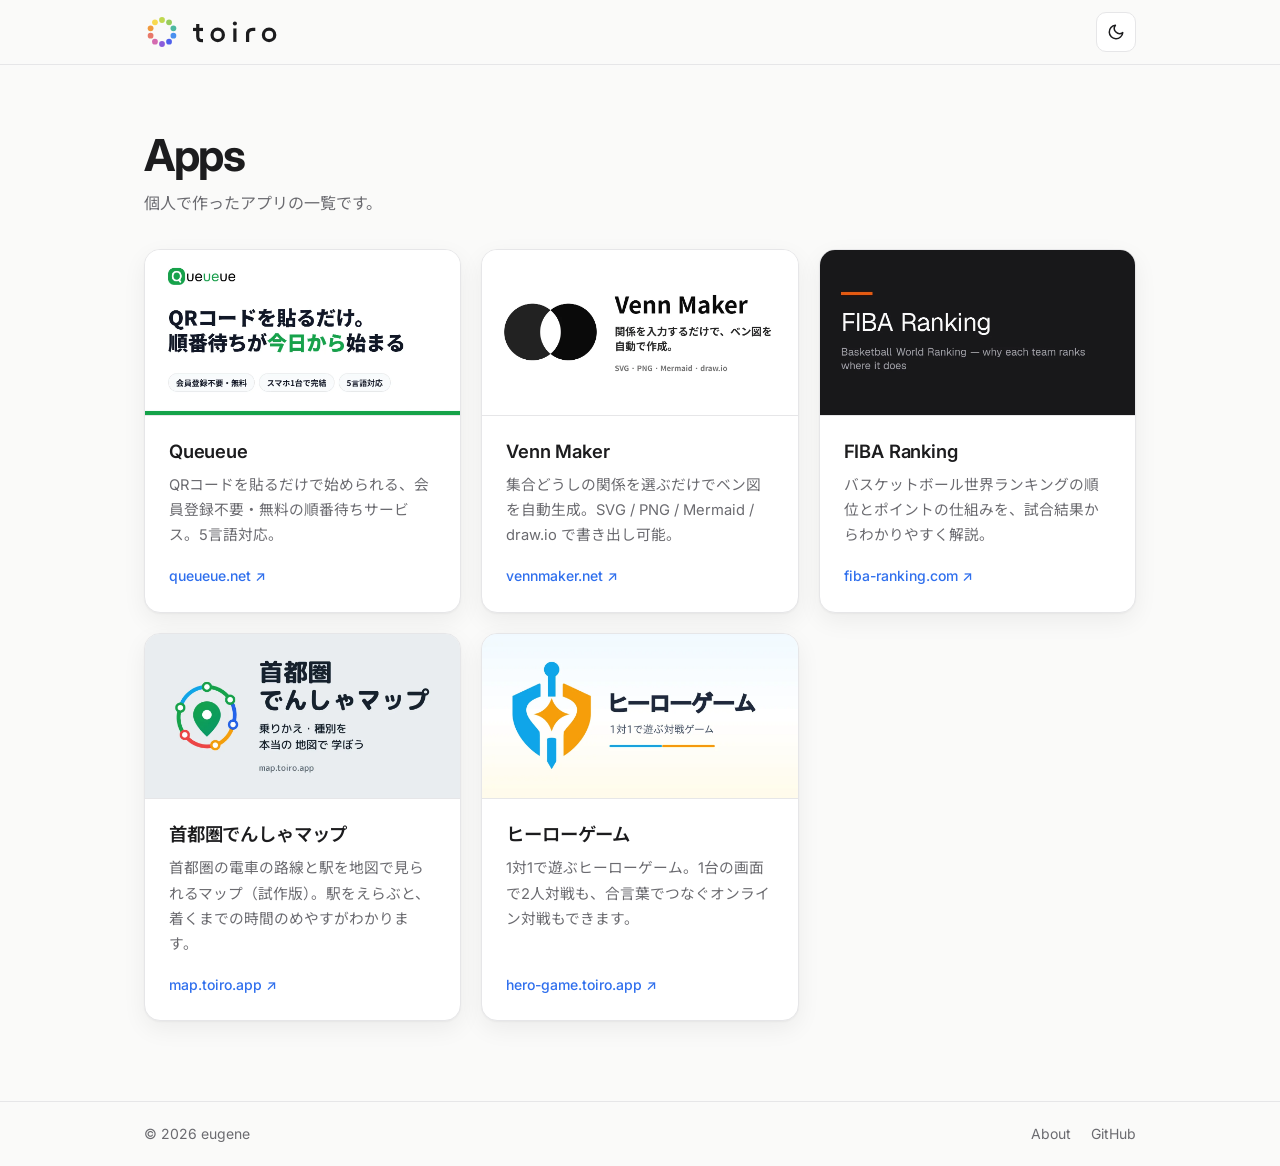
<file: index.html>
<!doctype html>
<html lang="ja">
<head>
  <meta charset="utf-8">
  <meta name="viewport" content="width=device-width, initial-scale=1">
  <title>toiro</title>
  <meta name="description" content="個人で作ったアプリの一覧です。">
  <meta property="og:title" content="toiro">
  <meta property="og:description" content="個人で作ったアプリの一覧です。">
  <meta property="og:type" content="website">
  <meta property="og:image" content="https://eu-33-gene.github.io/images/logo-512.png">
  <link rel="icon" href="images/logo.svg" type="image/svg+xml">
  <link rel="icon" href="images/favicon-32.png" type="image/png" sizes="32x32">
  <link rel="apple-touch-icon" href="images/apple-touch-icon.png">
  <meta name="color-scheme" content="light dark">
  <script>
    // 保存済みのテーマを描画前に反映（ちらつき防止）
    try {
      var t = localStorage.getItem("theme");
      if (t === "light" || t === "dark") document.documentElement.dataset.theme = t;
    } catch (e) {}
  </script>
  <link rel="preconnect" href="https://fonts.googleapis.com">
  <link rel="preconnect" href="https://fonts.gstatic.com" crossorigin>
  <link href="https://fonts.googleapis.com/css2?family=Inter:wght@400;500;600;700&family=Noto+Sans+JP:wght@400;500;700&display=swap" rel="stylesheet">
  <link rel="stylesheet" href="css/style.css">
</head>
<body>
  <header class="site-header">
    <div class="container header-inner">
      <a class="site-title" href="./">
        <img class="site-logo" src="images/logo.svg" alt="" width="36" height="36">
        <svg class="site-wordmark" viewBox="30 30 1010 260" role="img" aria-label="toiro">
<g fill="none" stroke="currentColor" stroke-width="38">
<path d="M98 66V212Q98 262 152 262H160"/>
<path d="M42 130H160"/>
<circle cx="334" cy="194" r="67"/>
<path d="M537 118V277"/>
<path d="M687 277V190Q687 129 748 129H778"/>
<circle cx="941" cy="194" r="67"/>
</g>
<circle cx="537" cy="60" r="24" fill="currentColor"/>
        </svg>
      </a>
      <button class="theme-toggle" type="button" aria-label="ライト／ダークモードを切り替え">
        <svg class="icon-sun" viewBox="0 0 24 24" aria-hidden="true"><circle cx="12" cy="12" r="4"/><path d="M12 2v2M12 20v2M4.93 4.93l1.41 1.41M17.66 17.66l1.41 1.41M2 12h2M20 12h2M4.93 19.07l1.41-1.41M17.66 6.34l1.41-1.41"/></svg>
        <svg class="icon-moon" viewBox="0 0 24 24" aria-hidden="true"><path d="M21 12.79A9 9 0 1 1 11.21 3 7 7 0 0 0 21 12.79z"/></svg>
      </button>
    </div>
  </header>

  <main class="container">
    <section class="intro">
      <h1>Apps</h1>
      <p>個人で作ったアプリの一覧です。</p>
    </section>

    <ul class="app-grid" id="app-grid"></ul>
  </main>

  <footer class="site-footer">
    <div class="container footer-inner">
      <span>&copy; <span id="year"></span> eugene</span>
      <span class="footer-links">
        <a href="about/">About</a>
        <a href="https://github.com/eu-33-gene" target="_blank" rel="noopener">GitHub</a>
      </span>
    </div>
  </footer>

  <script src="js/apps.js"></script>
  <script src="js/main.js"></script>
</body>
</html>
</file>
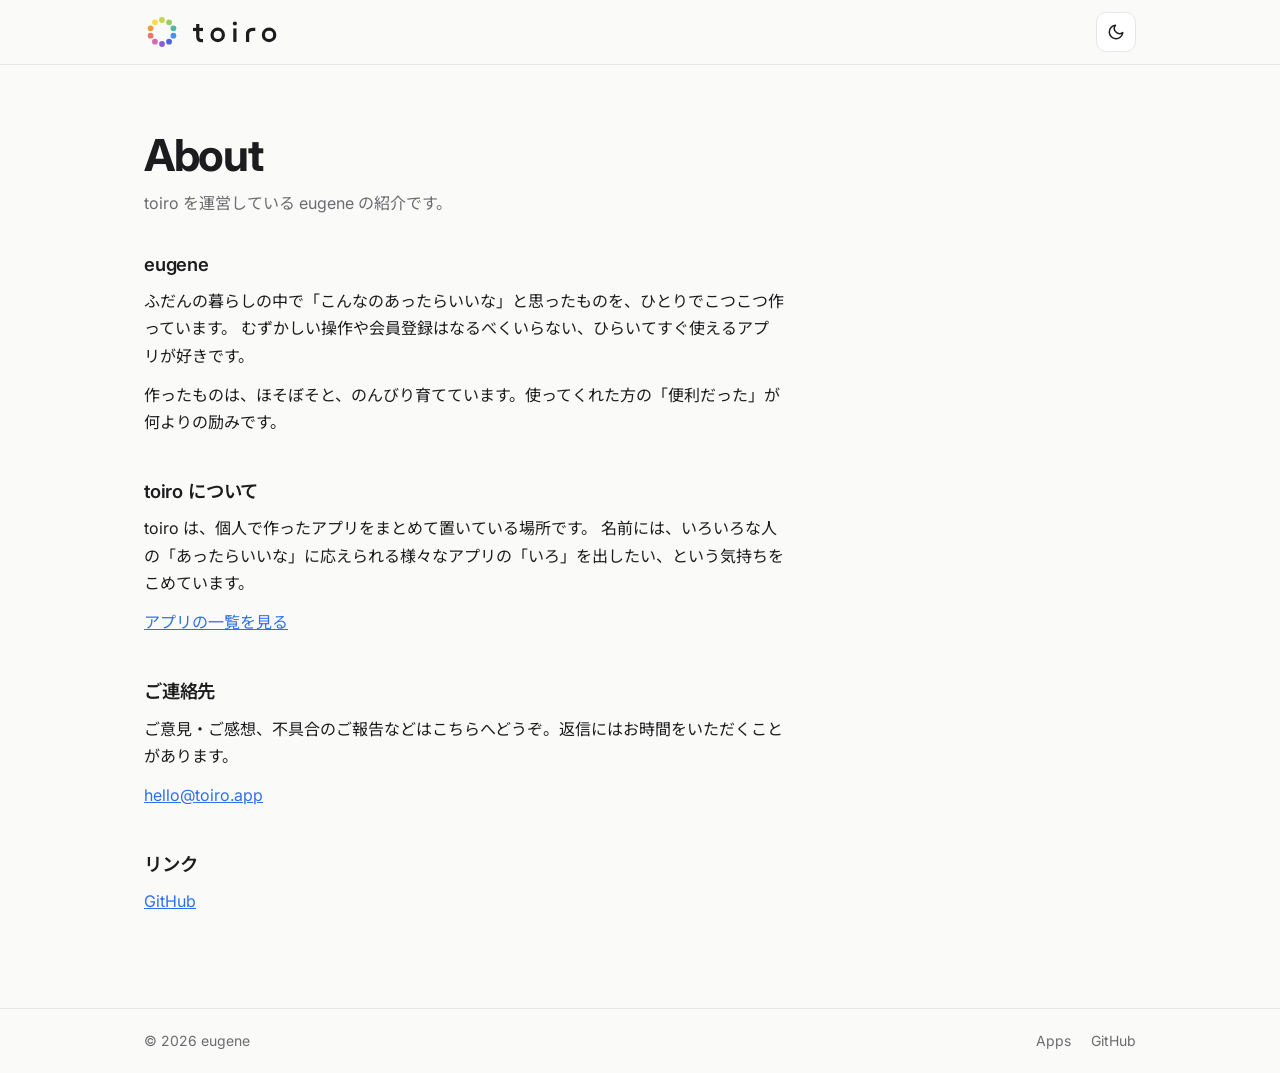
<file: about/index.html>
<!doctype html>
<html lang="ja">
<head>
  <meta charset="utf-8">
  <meta name="viewport" content="width=device-width, initial-scale=1">
  <title>About | toiro</title>
  <meta name="description" content="toiro を運営している eugene の紹介ページです。">
  <meta property="og:title" content="About | toiro">
  <meta property="og:description" content="toiro を運営している eugene の紹介ページです。">
  <meta property="og:type" content="website">
  <meta property="og:image" content="https://eu-33-gene.github.io/images/logo-512.png">
  <link rel="icon" href="../images/logo.svg" type="image/svg+xml">
  <link rel="icon" href="../images/favicon-32.png" type="image/png" sizes="32x32">
  <link rel="apple-touch-icon" href="../images/apple-touch-icon.png">
  <link rel="canonical" href="https://toiro.app/about/">
  <meta name="color-scheme" content="light dark">
  <script>
    // 保存済みのテーマを描画前に反映（ちらつき防止）
    try {
      var t = localStorage.getItem("theme");
      if (t === "light" || t === "dark") document.documentElement.dataset.theme = t;
    } catch (e) {}
  </script>
  <link rel="preconnect" href="https://fonts.googleapis.com">
  <link rel="preconnect" href="https://fonts.gstatic.com" crossorigin>
  <link href="https://fonts.googleapis.com/css2?family=Inter:wght@400;500;600;700&family=Noto+Sans+JP:wght@400;500;700&display=swap" rel="stylesheet">
  <link rel="stylesheet" href="../css/style.css">
</head>
<body>
  <header class="site-header">
    <div class="container header-inner">
      <a class="site-title" href="../">
        <img class="site-logo" src="../images/logo.svg" alt="" width="36" height="36">
        <svg class="site-wordmark" viewBox="30 30 1010 260" role="img" aria-label="toiro">
<g fill="none" stroke="currentColor" stroke-width="38">
<path d="M98 66V212Q98 262 152 262H160"/>
<path d="M42 130H160"/>
<circle cx="334" cy="194" r="67"/>
<path d="M537 118V277"/>
<path d="M687 277V190Q687 129 748 129H778"/>
<circle cx="941" cy="194" r="67"/>
</g>
<circle cx="537" cy="60" r="24" fill="currentColor"/>
        </svg>
      </a>
      <button class="theme-toggle" type="button" aria-label="ライト／ダークモードを切り替え">
        <svg class="icon-sun" viewBox="0 0 24 24" aria-hidden="true"><circle cx="12" cy="12" r="4"/><path d="M12 2v2M12 20v2M4.93 4.93l1.41 1.41M17.66 17.66l1.41 1.41M2 12h2M20 12h2M4.93 19.07l1.41-1.41M17.66 6.34l1.41-1.41"/></svg>
        <svg class="icon-moon" viewBox="0 0 24 24" aria-hidden="true"><path d="M21 12.79A9 9 0 1 1 11.21 3 7 7 0 0 0 21 12.79z"/></svg>
      </button>
    </div>
  </header>

  <main class="container">
    <section class="intro">
      <h1>About</h1>
      <p>toiro を運営している eugene の紹介です。</p>
    </section>

    <div class="about">
      <section>
        <h2>eugene</h2>
        <p>
          ふだんの暮らしの中で「こんなのあったらいいな」と思ったものを、ひとりでこつこつ作っています。
          むずかしい操作や会員登録はなるべくいらない、ひらいてすぐ使えるアプリが好きです。
        </p>
        <p>
          作ったものは、ほそぼそと、のんびり育てています。使ってくれた方の「便利だった」が何よりの励みです。
        </p>
      </section>

      <section>
        <h2>toiro について</h2>
        <p>
          toiro は、個人で作ったアプリをまとめて置いている場所です。
          名前には、いろいろな人の「あったらいいな」に応えられる様々なアプリの「いろ」を出したい、という気持ちをこめています。
        </p>
        <p><a href="../">アプリの一覧を見る</a></p>
      </section>

      <section>
        <h2>ご連絡先</h2>
        <p>
          ご意見・ご感想、不具合のご報告などはこちらへどうぞ。返信にはお時間をいただくことがあります。
        </p>
        <p><a id="contact-mail" href="#"><noscript>hello [at] toiro.app</noscript></a></p>
      </section>

      <section>
        <h2>リンク</h2>
        <p><a href="https://github.com/eu-33-gene" target="_blank" rel="noopener">GitHub</a></p>
      </section>
    </div>
  </main>

  <footer class="site-footer">
    <div class="container footer-inner">
      <span>&copy; <span id="year"></span> eugene</span>
      <span class="footer-links">
        <a href="../">Apps</a>
        <a href="https://github.com/eu-33-gene" target="_blank" rel="noopener">GitHub</a>
      </span>
    </div>
  </footer>

  <script src="../js/main.js"></script>
</body>
</html>
</file>
<file: css/style.css>
:root {
  --bg: #fafaf9;
  --surface: #ffffff;
  --text: #1c1c1e;
  --muted: #6b6b70;
  --border: #e6e6e8;
  --accent: #2f6fed;
  --shadow: 0 1px 2px rgba(0, 0, 0, 0.04), 0 8px 24px rgba(0, 0, 0, 0.06);
  --shadow-hover: 0 2px 4px rgba(0, 0, 0, 0.05), 0 16px 32px rgba(0, 0, 0, 0.1);
}

@media (prefers-color-scheme: dark) {
  :root:not([data-theme="light"]) {
    --bg: #111113;
    --surface: #1b1b1f;
    --text: #ededef;
    --muted: #9a9aa2;
    --border: #2c2c32;
    --accent: #6b9bff;
    --shadow: none;
    --shadow-hover: 0 12px 32px rgba(0, 0, 0, 0.5);
  }
}

:root[data-theme="dark"] {
  --bg: #111113;
  --surface: #1b1b1f;
  --text: #ededef;
  --muted: #9a9aa2;
  --border: #2c2c32;
  --accent: #6b9bff;
  --shadow: none;
  --shadow-hover: 0 12px 32px rgba(0, 0, 0, 0.5);
}

*,
*::before,
*::after {
  box-sizing: border-box;
}

html {
  -webkit-text-size-adjust: 100%;
}

body {
  margin: 0;
  min-height: 100vh;
  display: flex;
  flex-direction: column;
  background: var(--bg);
  color: var(--text);
  font-family: "Inter", "Noto Sans JP", system-ui, -apple-system, sans-serif;
  line-height: 1.7;
  transition: background-color 0.2s, color 0.2s;
}

a {
  color: inherit;
}

.container {
  width: 100%;
  max-width: 1040px;
  margin: 0 auto;
  padding: 0 24px;
}

/* Header */
.site-header {
  border-bottom: 1px solid var(--border);
}

.header-inner {
  display: flex;
  align-items: center;
  justify-content: space-between;
  height: 64px;
}

.site-title {
  display: inline-flex;
  align-items: center;
  gap: 12px;
  text-decoration: none;
}

.theme-toggle {
  display: grid;
  place-items: center;
  width: 40px;
  height: 40px;
  padding: 0;
  border: 1px solid var(--border);
  border-radius: 10px;
  background: var(--surface);
  color: var(--text);
  cursor: pointer;
}

.theme-toggle svg {
  width: 18px;
  height: 18px;
  fill: none;
  stroke: currentColor;
  stroke-width: 2;
  stroke-linecap: round;
  stroke-linejoin: round;
}

.icon-sun {
  display: none;
}

:root[data-theme="dark"] .icon-sun {
  display: block;
}
:root[data-theme="dark"] .icon-moon {
  display: none;
}

@media (prefers-color-scheme: dark) {
  :root:not([data-theme="light"]) .icon-sun {
    display: block;
  }
  :root:not([data-theme="light"]) .icon-moon {
    display: none;
  }
}

.site-wordmark {
  display: block;
  height: 22px;
  width: auto;
}

.site-logo {
  display: block;
  width: 36px;
  height: 36px;
}

/* Main */
main {
  flex: 1;
}

.intro {
  padding: 64px 0 32px;
}

.intro h1 {
  margin: 0 0 8px;
  font-size: clamp(2rem, 5vw, 2.75rem);
  font-weight: 700;
  letter-spacing: -0.03em;
  line-height: 1.2;
}

.intro p {
  margin: 0;
  color: var(--muted);
}

/* App grid */
.app-grid {
  list-style: none;
  margin: 0;
  padding: 0 0 80px;
  display: grid;
  grid-template-columns: repeat(auto-fill, minmax(280px, 1fr));
  gap: 20px;
}

.app-card {
  display: flex;
  flex-direction: column;
  gap: 16px;
  height: 100%;
  padding: 24px;
  border: 1px solid var(--border);
  border-radius: 16px;
  background: var(--surface);
  box-shadow: var(--shadow);
  text-decoration: none;
  transition: transform 0.2s ease, box-shadow 0.2s ease, border-color 0.2s ease;
}

.app-card:hover {
  transform: translateY(-3px);
  box-shadow: var(--shadow-hover);
}

.app-card:focus-visible {
  outline: 2px solid var(--accent);
  outline-offset: 3px;
}

.app-icon {
  display: grid;
  place-items: center;
  width: 48px;
  height: 48px;
  border-radius: 12px;
  background: var(--icon-bg, var(--accent));
  color: #fff;
  font-weight: 700;
  font-size: 1.3rem;
}

/* 画像付きカード：画像をカード上部に全幅で表示 */
.app-card.has-thumb {
  gap: 0;
  padding: 0;
  overflow: hidden;
}

.app-thumb {
  display: block;
  aspect-ratio: 1200 / 630;
  overflow: hidden;
  border-bottom: 1px solid var(--border);
  background: var(--border);
}

.app-thumb img {
  display: block;
  width: 100%;
  height: 100%;
  object-fit: cover;
  transition: transform 0.4s ease;
}

.app-card:hover .app-thumb img {
  transform: scale(1.03);
}

.has-thumb .app-body {
  padding: 20px 24px 24px;
}

.app-body {
  display: flex;
  flex-direction: column;
  flex: 1;
}

.app-name {
  font-size: 1.15rem;
  font-weight: 600;
  letter-spacing: -0.01em;
}

.app-desc {
  margin-top: 6px;
  flex: 1;
  color: var(--muted);
  font-size: 0.92rem;
}

.app-link {
  margin-top: 16px;
  color: var(--accent);
  font-size: 0.875rem;
  font-weight: 500;
}

.app-link::after {
  content: " ↗";
}

/* Footer */
.site-footer {
  border-top: 1px solid var(--border);
  color: var(--muted);
  font-size: 0.875rem;
}

.footer-inner {
  display: flex;
  justify-content: space-between;
  align-items: center;
  height: 64px;
}

.site-footer a {
  text-decoration: none;
}

.site-footer a:hover {
  color: var(--text);
}

.footer-links {
  display: flex;
  gap: 20px;
}

/* About */
.about {
  max-width: 640px;
  padding-bottom: 80px;
}

.about section + section {
  margin-top: 40px;
}

.about h2 {
  margin: 0 0 8px;
  font-size: 1.15rem;
  font-weight: 600;
  letter-spacing: -0.01em;
}

.about p {
  margin: 0 0 12px;
}

.about a {
  color: var(--accent);
}

@media (max-width: 480px) {
  .container {
    padding: 0 16px;
  }
  .intro {
    padding: 40px 0 24px;
  }
}

@media (prefers-reduced-motion: reduce) {
  * {
    transition: none !important;
  }
}
</file>
